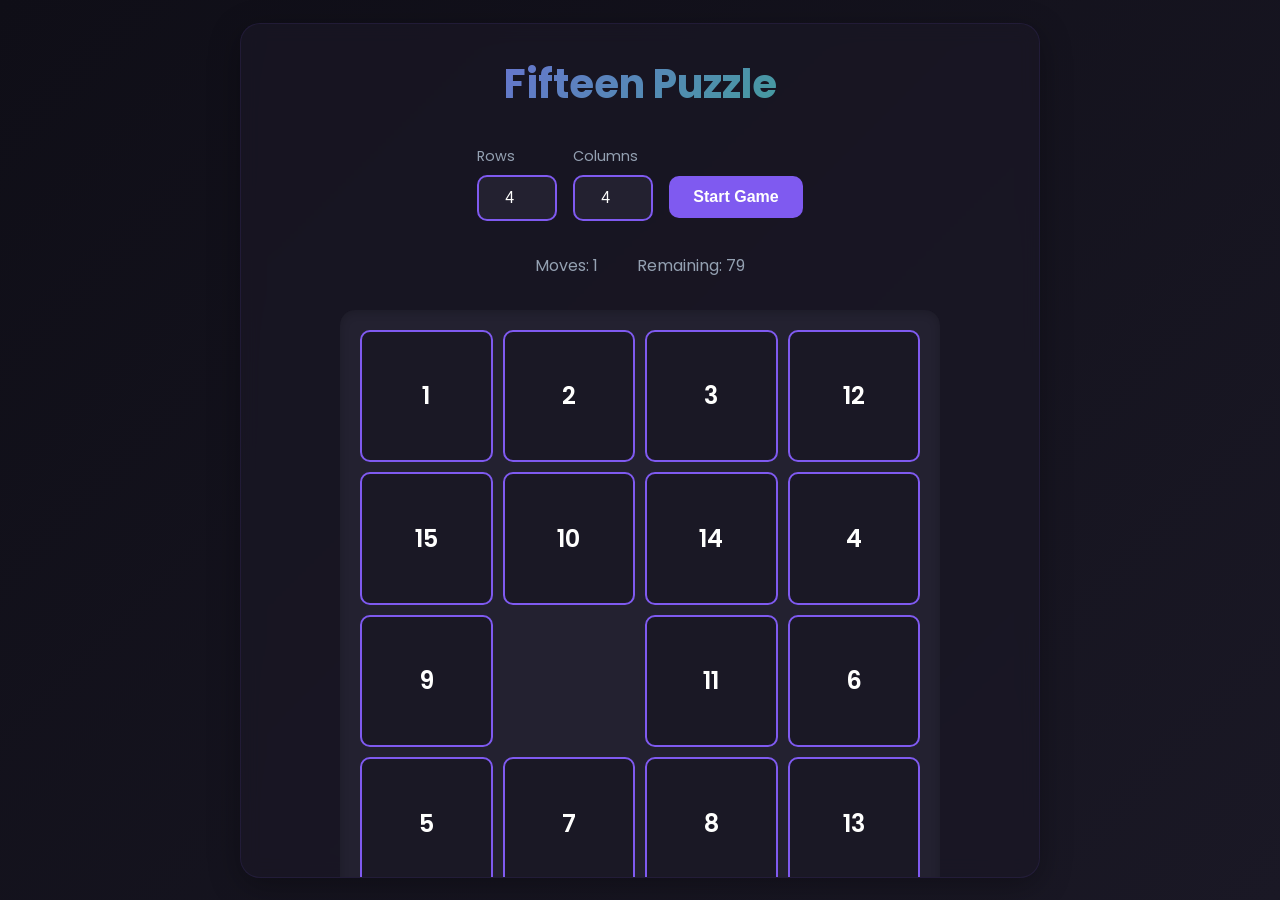
<file: index.html>
<!DOCTYPE html>
<html lang="en">
<head>
    <meta charset="UTF-8">
    <meta name="viewport" content="width=device-width, initial-scale=1.0">
    <title>Fifteen Puzzle</title>
    <link rel="icon" type="image/x-icon" href="./pics/fifteen.png">
    <link rel="icon" type="image/png" sizes="16x16" href="./pics/fifteen.png">
    <link rel="icon" type="image/png" sizes="32x32" href="./pics/fifteen.png">
    <link rel="apple-touch-icon" sizes="180x180" href="./pics/fifteen.png">
    <link rel="manifest" href="site.webmanifest">
    <meta name="theme-color" content="#0f0e17">
    <script>
        if (!('themeColor' in document.createElement('meta'))) {
            document.querySelector('meta[name="theme-color"]').setAttribute('content', '#0f0e17');
        }
    </script>
    <link href="https://fonts.googleapis.com/css2?family=Poppins:wght@400;500;600;700&display=swap" rel="stylesheet">
    <link rel="stylesheet" href="https://cdnjs.cloudflare.com/ajax/libs/font-awesome/6.0.0/css/all.min.css">
    <link rel="stylesheet" href="style.css">
</head>
<body>
    <div class="container">
        <h1>Fifteen Puzzle</h1>

        <div class="setup">
            <div class="input-group">
                <label for="rows">Rows</label>
                <input type="number" id="rows" min="2" max="15" value="4">
            </div>
            <div class="input-group">
                <label for="cols">Columns</label>
                <input type="number" id="cols" min="2" max="15" value="4">
            </div>
            <button class = "start" onclick="startGame()">Start Game</button>
        </div>

        <div class="game-info">
            <p>Moves: <span id="moves">0</span></p>
            <p>Remaining: <span id="remaining">0</span></p>
        </div>

        <div id="board"></div>

        <div class="controls">
            <div class="mobile-controls">
                <button class="control-btn up-btn" onmousedown="handleMove('w')" ontouchstart="handleMove('w')">↑</button>
                <div class="mobile-controls-row">
                    <button class="control-btn left-btn" onmousedown="handleMove('a')" ontouchstart="handleMove('a')">←</button>
                    <button class="control-btn down-btn" onmousedown="handleMove('s')" ontouchstart="handleMove('s')">↓</button>
                    <button class="control-btn right-btn" onmousedown="handleMove('d')" ontouchstart="handleMove('d')">→</button>
                </div>
            </div>
            <p class="desktop-controls">Controls: W (Up), S (Down), A (Left), D (Right)</p>
            <button class="reset" onclick="resetGame()">Reset Game</button>
        </div>

        <a href="https://github.com/facur3/Fifteen" class="github-link" target="_blank" rel="noopener">
            <i class="fab fa-github"></i> View on GitHub
        </a>
    </div>
    <script src="game.js"></script>
</body>
</html>
</file>
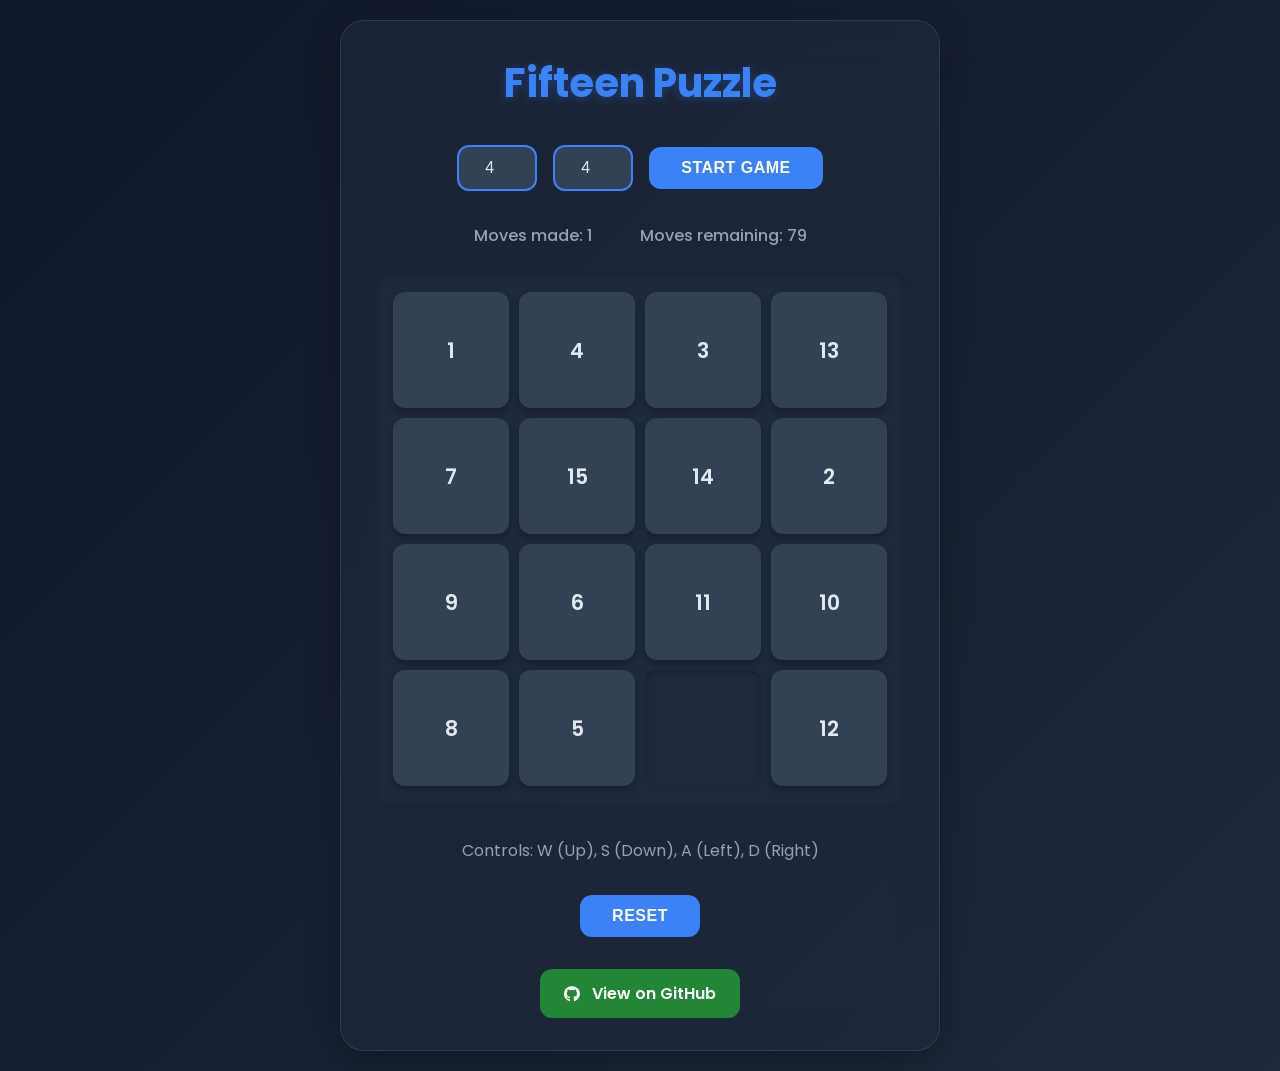
<file: pagina/index.html>
<!-- index.html -->
<!DOCTYPE html>
<html lang="en">
<head>
    <meta charset="UTF-8">
    <meta name="viewport" content="width=device-width, initial-scale=1.0">
    <title>Fifteen Puzzle</title>
    <link href="https://fonts.googleapis.com/css2?family=Poppins:wght@400;500;600;700&display=swap" rel="stylesheet">
    <link rel="stylesheet" href="https://cdnjs.cloudflare.com/ajax/libs/font-awesome/6.0.0/css/all.min.css">
    <link rel="stylesheet" href="style.css">
</head>
<body>
    <div class="container">
        <h1>Fifteen Puzzle</h1>

        <div class="setup">
            <input type="number" id="rows" min="2" max="15" value="4" placeholder="Rows">
            <input type="number" id="cols" min="2" max="15" value="4" placeholder="Columns">
            <button onclick="startGame()">Start Game</button>
        </div>

        <div class="game-info">
            <p>Moves made: <span id="moves">0</span></p>
            <p>Moves remaining: <span id="remaining">0</span></p>
        </div>

        <div id="board"></div>

        <div class="controls">
            <p>Controls: W (Up), S (Down), A (Left), D (Right)</p>
            <button class = "reset" onclick="resetGame()">Reset</button>
        </div>

        <a href="https://github.com/facur3/Fifteen" class="github-link" target="_blank" rel="noopener">
            <i class="fab fa-github"></i> View on GitHub
        </a>
    </div>
    <script src="game.js"></script>
</body>
</html>
</file>
<file: style.css>
:root {
    --dark-bg: #0f0e17;
    --card-bg: #1a1825;
    --tile-bg: #232130;
    --accent: #7f5af0;
    --accent-hover: #9373f4;
    --text-primary: #fffffe;
    --text-secondary: #94a1b2;
    --shadow: rgba(0, 0, 0, 0.4);
    --neon-glow: 0 0 20px rgba(127, 90, 240, 0.4);
    --gradient: linear-gradient(135deg, #7f5af0, #2cb67d);
    --board-max-size: min(80vh, 600px);
}

* {
    margin: 0;
    padding: 0;
    box-sizing: border-box;
}

body {
    font-family: 'Poppins', sans-serif;
    background: linear-gradient(135deg, #0f0e17 0%, #1a1825 100%);
    min-height: 100vh;
    display: flex;
    justify-content: center;
    align-items: center;
    color: var(--text-primary);
    padding: clamp(10px, 3vw, 20px);
}

.container {
    background: rgba(26, 24, 37, 0.7);
    -webkit-backdrop-filter: blur(10px);
    backdrop-filter: blur(10px);
    border: 1px solid rgba(127, 90, 240, 0.1);
    border-radius: 20px;
    padding: clamp(15px, 4vw, 30px);
    width: min(95vw, 800px);
    max-height: 95vh;
    overflow-y: auto;
    box-shadow: 0 8px 32px rgba(0, 0, 0, 0.3);
}

h1 {
    background: var(--gradient);
    -webkit-background-clip: text;
    background-clip: text;
    -webkit-text-fill-color: transparent;
    font-size: clamp(1.5rem, 5vw, 2.5rem);
    margin-bottom: clamp(1rem, 3vw, 2rem);
    text-align: center;
    font-weight: 700;
}

.setup {
    display: flex;
    flex-wrap: wrap;
    gap: 1rem;
    justify-content: center;
    align-items: center;
    margin-bottom: clamp(1rem, 3vw, 2rem);
}

.input-group {
    display: flex;
    flex-direction: column;
    gap: 0.5rem;
}

label {
    color: var(--text-secondary);
    font-size: 0.9rem;
}

input {
    width: clamp(60px, 15vw, 80px);
    padding: 0.75rem;
    background: var(--tile-bg);
    border: 2px solid var(--accent);
    border-radius: 10px;
    color: var(--text-primary);
    font-size: 1rem;
    text-align: center;
    transition: all 0.3s ease;
}

input:focus {
    outline: none;
    border-color: var(--accent-hover);
    box-shadow: var(--neon-glow);
}

button {
    padding: 0.75rem 1.5rem;
    background: var(--accent);
    color: var(--text-primary);
    border: none;
    border-radius: 10px;
    font-size: clamp(0.9rem, 2.5vw, 1rem);
    font-weight: 600;
    cursor: pointer;
    transition: all 0.3s ease;
}

button:hover {
    background: var(--accent-hover);
    transform: translateY(-2px);
    box-shadow: var(--neon-glow);
}

#board {
    display: grid;
    gap: clamp(5px, 1vw, 10px);
    padding: clamp(10px, 2vw, 20px);
    background: var(--tile-bg);
    border-radius: 15px;
    margin: clamp(1rem, 3vw, 2rem) auto;
    width: 100%;
    max-width: var(--board-max-size);
    aspect-ratio: 1;
    box-shadow: inset 0 2px 10px rgba(0, 0, 0, 0.2);
}

.tile {
    background: var(--card-bg);
    border: 2px solid var(--accent);
    border-radius: 10px;
    color: var(--text-primary);
    font-size: clamp(1rem, 3vw, 1.5rem);
    font-weight: 600;
    display: flex;
    justify-content: center;
    align-items: center;
    aspect-ratio: 1;
    cursor: pointer;
    transition: all 0.3s ease;
}

.tile:not(.empty):hover {
    transform: translateY(-2px);
    box-shadow: var(--neon-glow);
    border-color: var(--accent-hover);
}

.empty {
    background: transparent;
    border: none;
}

.game-info {
    display: flex;
    justify-content: center;
    gap: clamp(1rem, 3vw, 3rem);
    color: var(--text-secondary);
    font-size: clamp(0.9rem, 2.5vw, 1rem);
}

.mobile-controls {
    display: none;
    flex-direction: column;
    align-items: center;
    gap: 1rem;
    margin: 1rem 0;
}

.mobile-controls-row {
    display: flex;
    gap: 1rem;
}

.control-btn {
    width: clamp(40px, 12vw, 60px);
    height: clamp(40px, 12vw, 60px);
    padding: 0;
    font-size: clamp(1.2rem, 4vw, 1.5rem);
    background: var(--accent);
}

.control-btn:hover {
    background: var(--accent-hover);
}

.github-link {
    display: flex;
    align-items: center;
    justify-content: center;
    gap: 0.75rem;
    margin-top: clamp(1rem, 3vw, 2rem);
    color: var(--accent);
    text-decoration: none;
    font-size: clamp(0.9rem, 2.5vw, 1rem);
    padding: 0.75rem 1.5rem;
    border: 2px solid var(--accent);
    border-radius: 10px;
    transition: all 0.3s ease;
}

.github-link:hover {
    background: var(--accent);
    color: var(--text-primary);
    transform: translateY(-2px);
    box-shadow: var(--neon-glow);
}

.start{
    margin-top: 28px;
}

.reset{
    margin-top: 28px;
}

@media (max-width: 768px) {
    .desktop-controls {
        display: none;
    }

    .mobile-controls {
        display: flex;
    }

    .setup {
        flex-direction: column;
    }
}

@media (max-height: 700px) {
    .container {
        padding: 1rem;
    }
    
    h1 {
        margin-bottom: 1rem;
    }
    
    .game-info {
        margin: 0.5rem 0;
    }
}

@media (orientation: landscape) and (max-height: 500px) {
    .container {
        display: grid;
        grid-template-columns: auto 1fr;
        gap: 1rem;
        align-items: center;
    }

    #board {
        margin: 0;
    }
}
</file>
<file: pagina/style.css>
:root {
    --dark-bg: #0f172a;
    --card-bg: #1e293b;
    --accent: #3b82f6;
    --text-primary: #e2e8f0;
    --text-secondary: #94a3b8;
    --shadow: rgba(0, 0, 0, 0.25);
    --tile-bg: #334155;
    --tile-hover: #475569;
}

* {
    margin: 0;
    padding: 0;
    box-sizing: border-box;
}

body {
    font-family: 'Poppins', sans-serif;
    background: linear-gradient(135deg, #0f172a, #1e293b);
    min-height: 100vh;
    display: flex;
    justify-content: center;
    align-items: center;
    color: var(--text-primary);
    padding: 20px;
}

.container {
    background: rgba(30, 41, 59, 0.7);
    padding: 2rem;
    border-radius: 24px;
    box-shadow: 0 8px 32px rgba(0, 0, 0, 0.3);
    -webkit-backdrop-filter: blur(20px);
    backdrop-filter: blur(20px);
    border: 1px solid rgba(255, 255, 255, 0.1);
    max-width: 90%;
    width: 600px;
}

h1 {
    color: var(--accent);
    margin-bottom: 2rem;
    font-size: 2.5rem;
    font-weight: 700;
    text-align: center;
    text-shadow: 0 2px 10px rgba(59, 130, 246, 0.3);
}

.setup {
    display: flex;
    gap: 1rem;
    justify-content: center;
    align-items: center;
    margin-bottom: 2rem;
}

input {
    width: 80px;
    padding: 0.75rem;
    background: var(--tile-bg);
    border: 2px solid var(--accent);
    border-radius: 12px;
    font-size: 1rem;
    color: var(--text-primary);
    text-align: center;
    outline: none;
    transition: all 0.3s ease;
}

input:focus {
    box-shadow: 0 0 0 3px rgba(59, 130, 246, 0.3);
}

button {
    padding: 0.75rem 2rem;
    background: var(--accent);
    color: white;
    border: none;
    border-radius: 12px;
    cursor: pointer;
    font-size: 1rem;
    font-weight: 600;
    transition: all 0.3s ease;
    text-transform: uppercase;
    letter-spacing: 0.5px;
}

button:hover {
    transform: translateY(-2px);
    box-shadow: 0 4px 20px rgba(59, 130, 246, 0.4);
}

#board {
    display: grid;
    gap: 10px;
    padding: 20px;
    background: var(--card-bg);
    border-radius: 16px;
    margin: 20px auto;
    box-shadow: inset 0 2px 8px var(--shadow);
    max-width: 100%;
}

.tile {
    background: var(--tile-bg);
    border: none;
    border-radius: 12px;
    padding: 1.5rem;
    font-size: 1.3rem;
    font-weight: 600;
    cursor: pointer;
    color: var(--text-primary);
    box-shadow: 0 4px 6px var(--shadow);
    transition: all 0.3s ease;
    display: flex;
    justify-content: center;
    align-items: center;
    aspect-ratio: 1;
}

.tile:not(.empty):hover {
    transform: translateY(-2px);
    background: var(--tile-hover);
    box-shadow: 0 6px 15px var(--shadow);
}

.empty {
    background: var(--card-bg);
    box-shadow: inset 0 2px 4px var(--shadow);
}

.game-info {
    display: flex;
    justify-content: center;
    gap: 3rem;
    margin: 1.5rem 0;
    font-weight: 500;
    color: var(--text-secondary);
}

.controls {
    text-align: center;
    margin-top: 2rem;
    margin-bottom: 2rem;
    color: var(--text-secondary);
}

.reset {
    margin-top: 2rem;
}

.github-link {
    display: flex;
    align-items: center;
    justify-content: center;
    gap: 0.75rem;
    margin: 2rem auto 0;
    padding: 0.75rem 1.5rem;
    background: #238636;
    color: white;
    text-decoration: none;
    border-radius: 12px;
    transition: all 0.3s ease;
    font-weight: 600;
    width: fit-content;
}

.github-link:hover {
    background: #2ea043;
    transform: translateY(-2px);
    box-shadow: 0 4px 20px rgba(35, 134, 54, 0.4);
}
</file>
